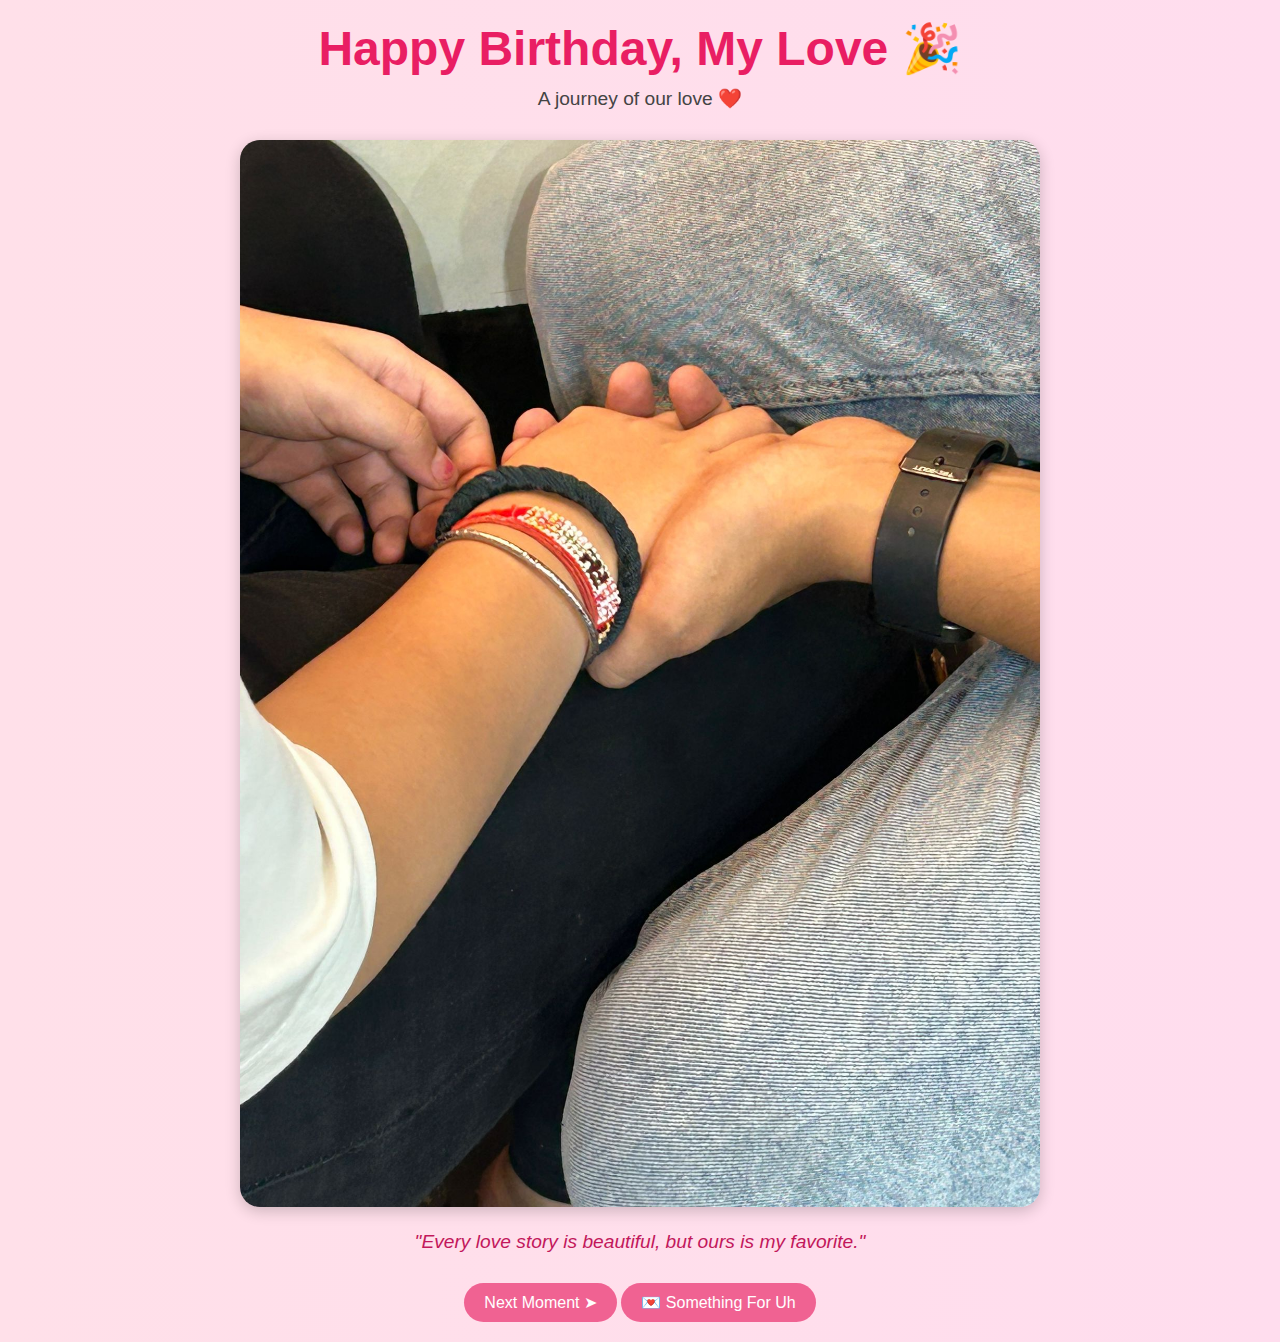
<file: index.html>
<!DOCTYPE html>
<html lang="en">
  <head>
    <meta charset="UTF-8" />
    <meta name="viewport" content="width=device-width, initial-scale=1.0" />
    <title>Happy Birthday, My Love!</title>
    <link rel="stylesheet" href="index.css" />
  </head>
  <body>
    <div class="container">
      <audio id="bgMusic" autoplay loop>
        <source src="humtum.mp3" type="audio/mpeg" />
        Your browser does not support the audio element.
      </audio>
      <h1>Happy Birthday, My Love 🎉</h1>
      <p class="sub">A journey of our love ❤️</p>

      <div id="gallery" class="gallery"></div>

      <button onclick="showNext()" class="next-btn">Next Moment ➤</button>
      <button onclick="unlockConfession()" class="next-btn">
        💌 Something For Uh
      </button>
    </div>

    <script src="index.js"></script>
  </body>
</html>
</file>
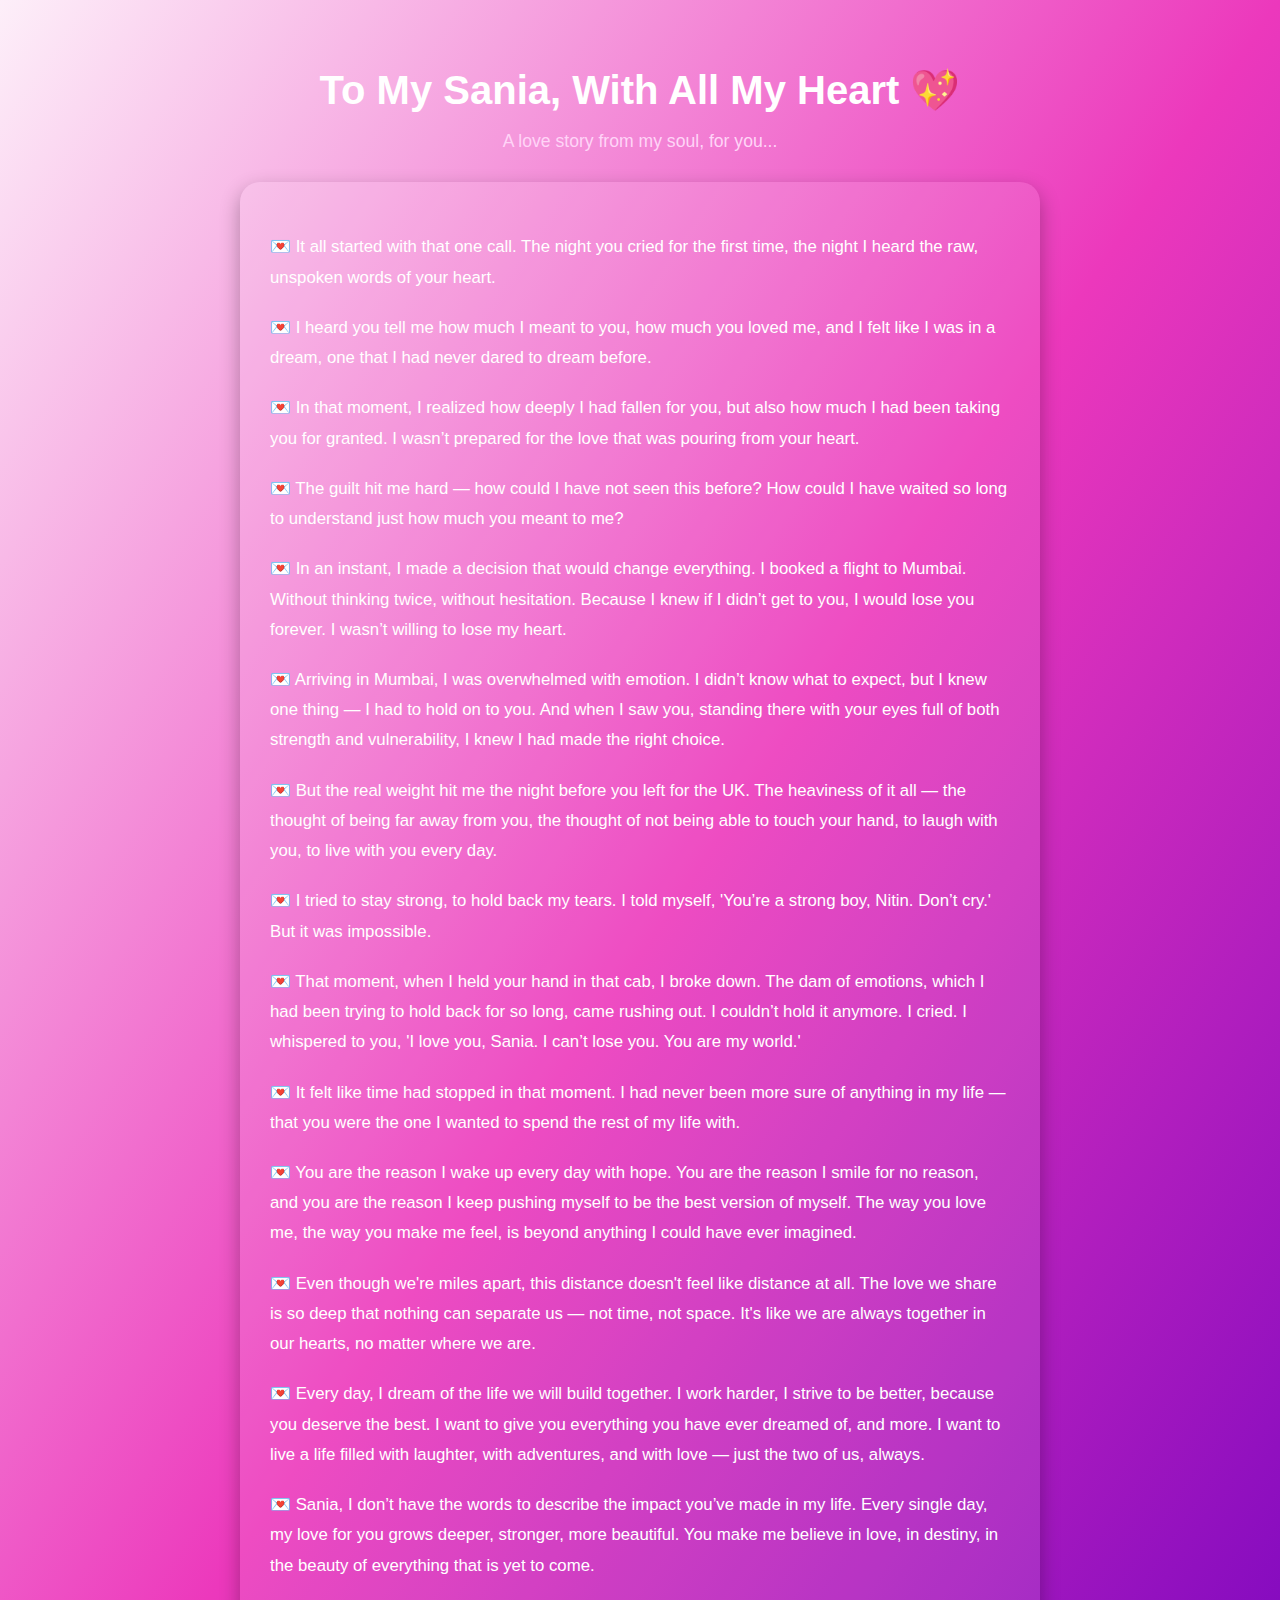
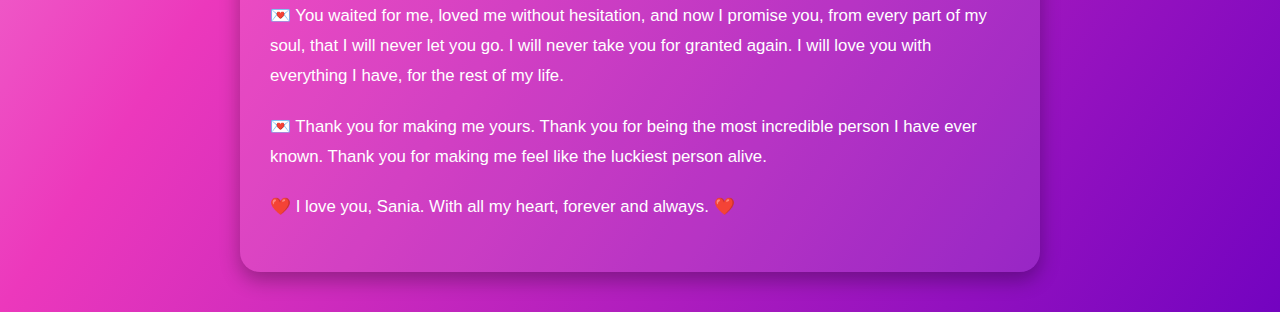
<file: confession.html>
<!DOCTYPE html>
<html lang="en">
  <head>
    <meta charset="UTF-8" />
    <title>To My Sania 💕</title>
    <!-- <link rel="stylesheet" href="index.css" /> -->
  </head>
  <style>
    body {
      background: linear-gradient(to bottom right, #fdeff9, #ec38bc, #7303c0);
      font-family: "Segoe UI", Tahoma, Geneva, Verdana, sans-serif;
      color: #fff;
      margin: 0;
      padding: 0;
      overflow-x: hidden;
    }
    .container {
      max-width: 800px;
      margin: auto;
      padding: 40px 20px;
      text-align: center;
    }
    h1 {
      font-size: 2.5rem;
      margin-bottom: 10px;
      color: #fff;
    }
    .sub {
      font-size: 1.1rem;
      margin-bottom: 30px;
      color: #ffd4f7;
    }
    .confession-box {
      background: rgba(255, 255, 255, 0.1);
      border-radius: 20px;
      padding: 30px;
      box-shadow: 0 8px 20px rgba(0, 0, 0, 0.3);
      line-height: 1.8;
      font-size: 1.05rem;
      text-align: left;
    }
    .confession-box p {
      margin: 20px 0;
    }
    .next-btn {
      margin-top: 40px;
      padding: 10px 30px;
      font-size: 1rem;
      border: none;
      border-radius: 30px;
      background-color: #ff6ec7;
      color: white;
      cursor: pointer;
      transition: background 0.3s ease;
    }
    .next-btn:hover {
      background-color: #d94bb8;
    }
  </style>
  <body>
    <div class="container">
      <h1>To My Sania, With All My Heart 💖</h1>
      <p class="sub">A love story from my soul, for you...</p>
      <audio id="bgMusic" autoplay loop>
        <source src="humtum.mp3" type="audio/mpeg" />
        Your browser does not support the audio element.
      </audio>

      <div class="confession-box">
        <p>
          💌 It all started with that one call. The night you cried for the
          first time, the night I heard the raw, unspoken words of your heart.
        </p>
        <p>
          💌 I heard you tell me how much I meant to you, how much you loved me,
          and I felt like I was in a dream, one that I had never dared to dream
          before.
        </p>
        <p>
          💌 In that moment, I realized how deeply I had fallen for you, but
          also how much I had been taking you for granted. I wasn’t prepared for
          the love that was pouring from your heart.
        </p>
        <p>
          💌 The guilt hit me hard — how could I have not seen this before? How
          could I have waited so long to understand just how much you meant to
          me?
        </p>
        <p>
          💌 In an instant, I made a decision that would change everything. I
          booked a flight to Mumbai. Without thinking twice, without hesitation.
          Because I knew if I didn’t get to you, I would lose you forever. I
          wasn’t willing to lose my heart.
        </p>
        <p>
          💌 Arriving in Mumbai, I was overwhelmed with emotion. I didn’t know
          what to expect, but I knew one thing — I had to hold on to you. And
          when I saw you, standing there with your eyes full of both strength
          and vulnerability, I knew I had made the right choice.
        </p>
        <p>
          💌 But the real weight hit me the night before you left for the UK.
          The heaviness of it all — the thought of being far away from you, the
          thought of not being able to touch your hand, to laugh with you, to
          live with you every day.
        </p>
        <p>
          💌 I tried to stay strong, to hold back my tears. I told myself,
          'You’re a strong boy, Nitin. Don’t cry.' But it was impossible.
        </p>
        <p>
          💌 That moment, when I held your hand in that cab, I broke down. The
          dam of emotions, which I had been trying to hold back for so long,
          came rushing out. I couldn’t hold it anymore. I cried. I whispered to
          you, 'I love you, Sania. I can’t lose you. You are my world.'
        </p>
        <p>
          💌 It felt like time had stopped in that moment. I had never been more
          sure of anything in my life — that you were the one I wanted to spend
          the rest of my life with.
        </p>
        <p>
          💌 You are the reason I wake up every day with hope. You are the
          reason I smile for no reason, and you are the reason I keep pushing
          myself to be the best version of myself. The way you love me, the way
          you make me feel, is beyond anything I could have ever imagined.
        </p>
        <p>
          💌 Even though we're miles apart, this distance doesn't feel like
          distance at all. The love we share is so deep that nothing can
          separate us — not time, not space. It's like we are always together in
          our hearts, no matter where we are.
        </p>
        <p>
          💌 Every day, I dream of the life we will build together. I work
          harder, I strive to be better, because you deserve the best. I want to
          give you everything you have ever dreamed of, and more. I want to live
          a life filled with laughter, with adventures, and with love — just the
          two of us, always.
        </p>
        <p>
          💌 Sania, I don’t have the words to describe the impact you’ve made in
          my life. Every single day, my love for you grows deeper, stronger,
          more beautiful. You make me believe in love, in destiny, in the beauty
          of everything that is yet to come.
        </p>
        <p>
          💌 You waited for me, loved me without hesitation, and now I promise
          you, from every part of my soul, that I will never let you go. I will
          never take you for granted again. I will love you with everything I
          have, for the rest of my life.
        </p>
        <p>
          💌 Thank you for making me yours. Thank you for being the most
          incredible person I have ever known. Thank you for making me feel like
          the luckiest person alive.
        </p>
        <p>❤️ I love you, Sania. With all my heart, forever and always. ❤️</p>
      </div>

      <!-- <button onclick="goBack()" class="next-btn">← Back to Main Page</button> -->
    </div>

    <script src="index.js">
      function goBack() {
        document.location = "/index.html";
      }
    </script>
  </body>
</html>
</file>
<file: index.css>
* {
    margin: 0;
    padding: 0;
    box-sizing: border-box;
    font-family: 'Segoe UI', sans-serif;
  }
  
  body {
    background: linear-gradient(to right, #ffe0e9, #ffddee);
    color: #333;
    display: flex;
    justify-content: center;
    align-items: center;
    min-height: 100vh;
    flex-direction: column;
    padding: 20px;
  }
  
  .container {
    text-align: center;
    max-width: 800px;
  }
  
  h1 {
    font-size: 3rem;
    margin-bottom: 10px;
    color: #e91e63;
  }
  
  .sub {
    font-size: 1.2rem;
    margin-bottom: 30px;
    color: #444;
  }
  
  .gallery {
    width: 100%;
    position: relative;
  }
  
  .gallery img {
    max-width: 100%;
    border-radius: 20px;
    box-shadow: 0 4px 15px rgba(0, 0, 0, 0.2);
    transition: opacity 1s ease-in-out;
  }
  
  .quote {
    font-style: italic;
    font-size: 1.2rem;
    margin-top: 20px;
    color: #c2185b;
  }
  
  .next-btn {
    margin-top: 30px;
    padding: 10px 20px;
    background-color: #f06292;
    color: white;
    border: none;
    border-radius: 25px;
    font-size: 1rem;
    cursor: pointer;
    transition: 0.3s ease;
  }
  
  .next-btn:hover {
    background-color: #ec407a;
  }

  
  .confession-box {
    background-color: #fff0f5;
    padding: 20px;
    border-radius: 20px;
    margin-top: 30px;
    text-align: left;
    color: #880e4f;
    box-shadow: 0 4px 12px rgba(0,0,0,0.15);
  }
  
  .confession-box p {
    margin-bottom: 15px;
    font-size: 1.2rem;
    line-height: 1.6;
  }
</file>
